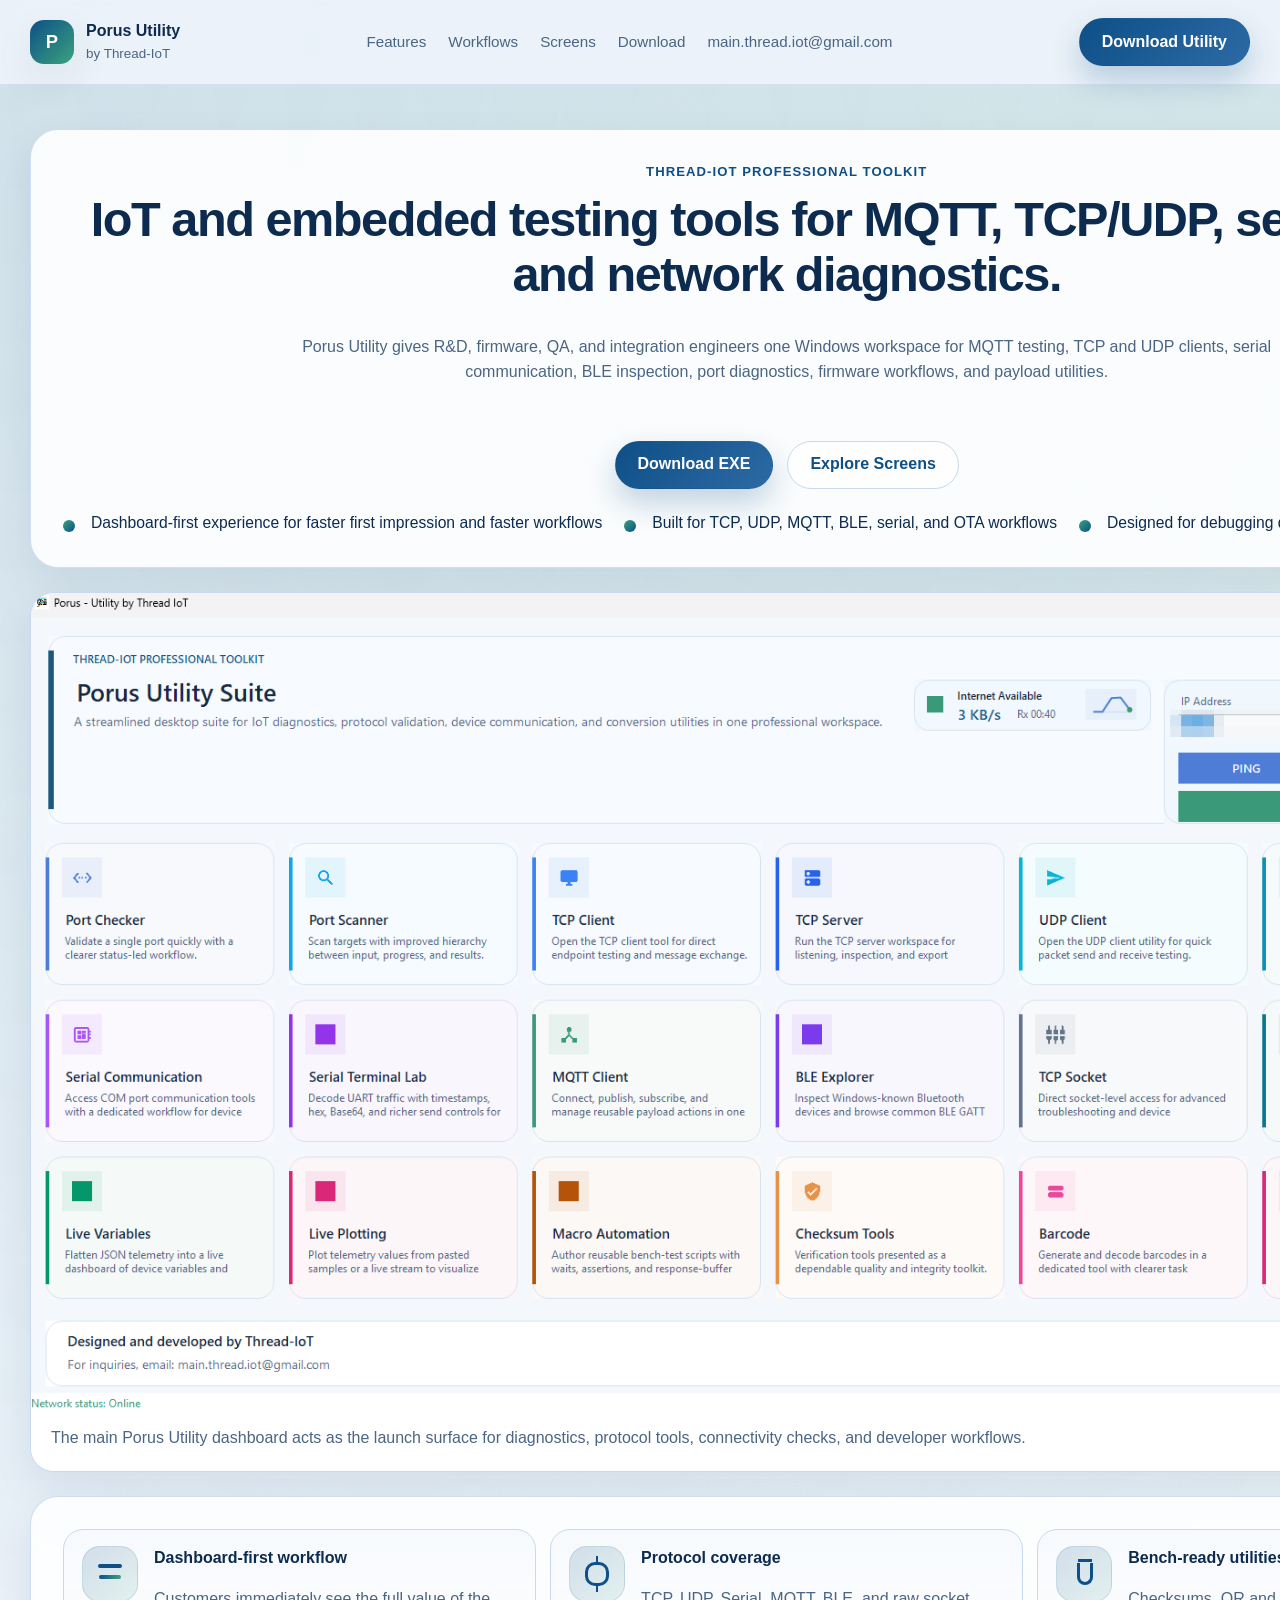
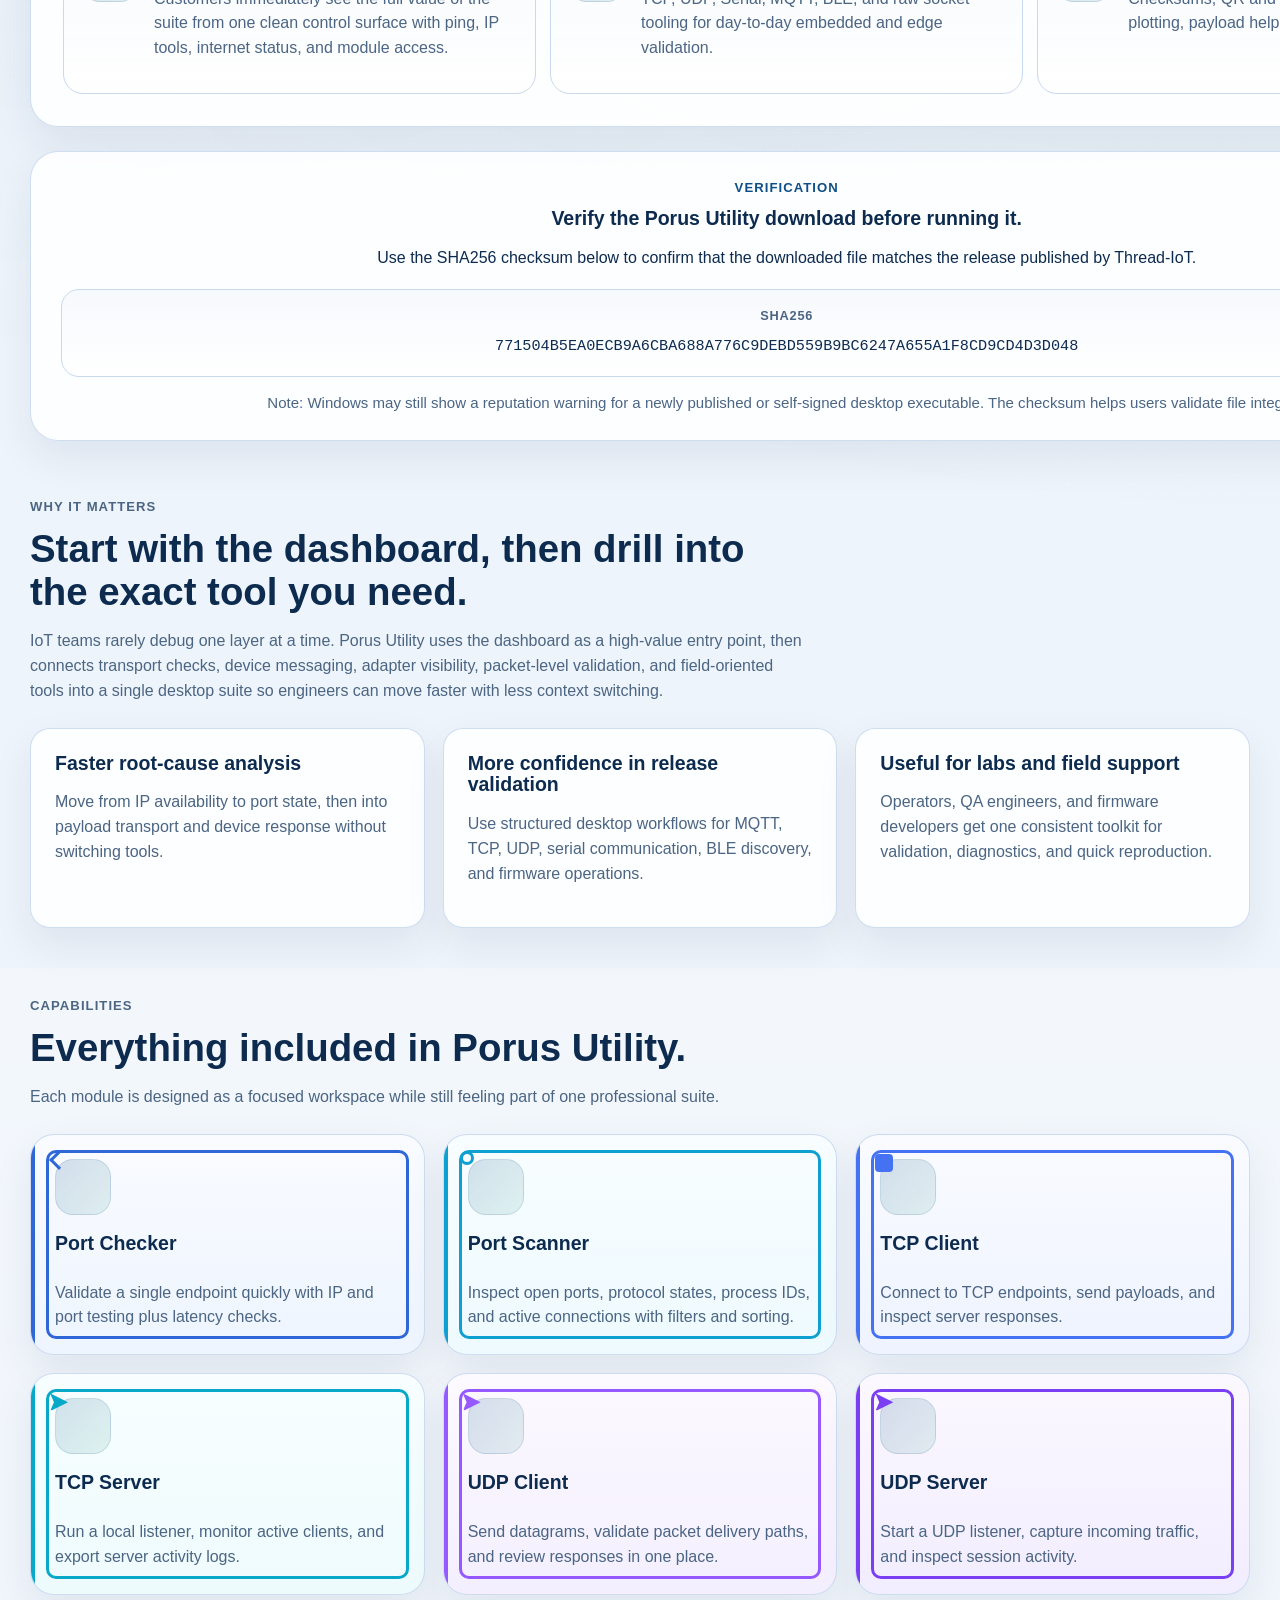
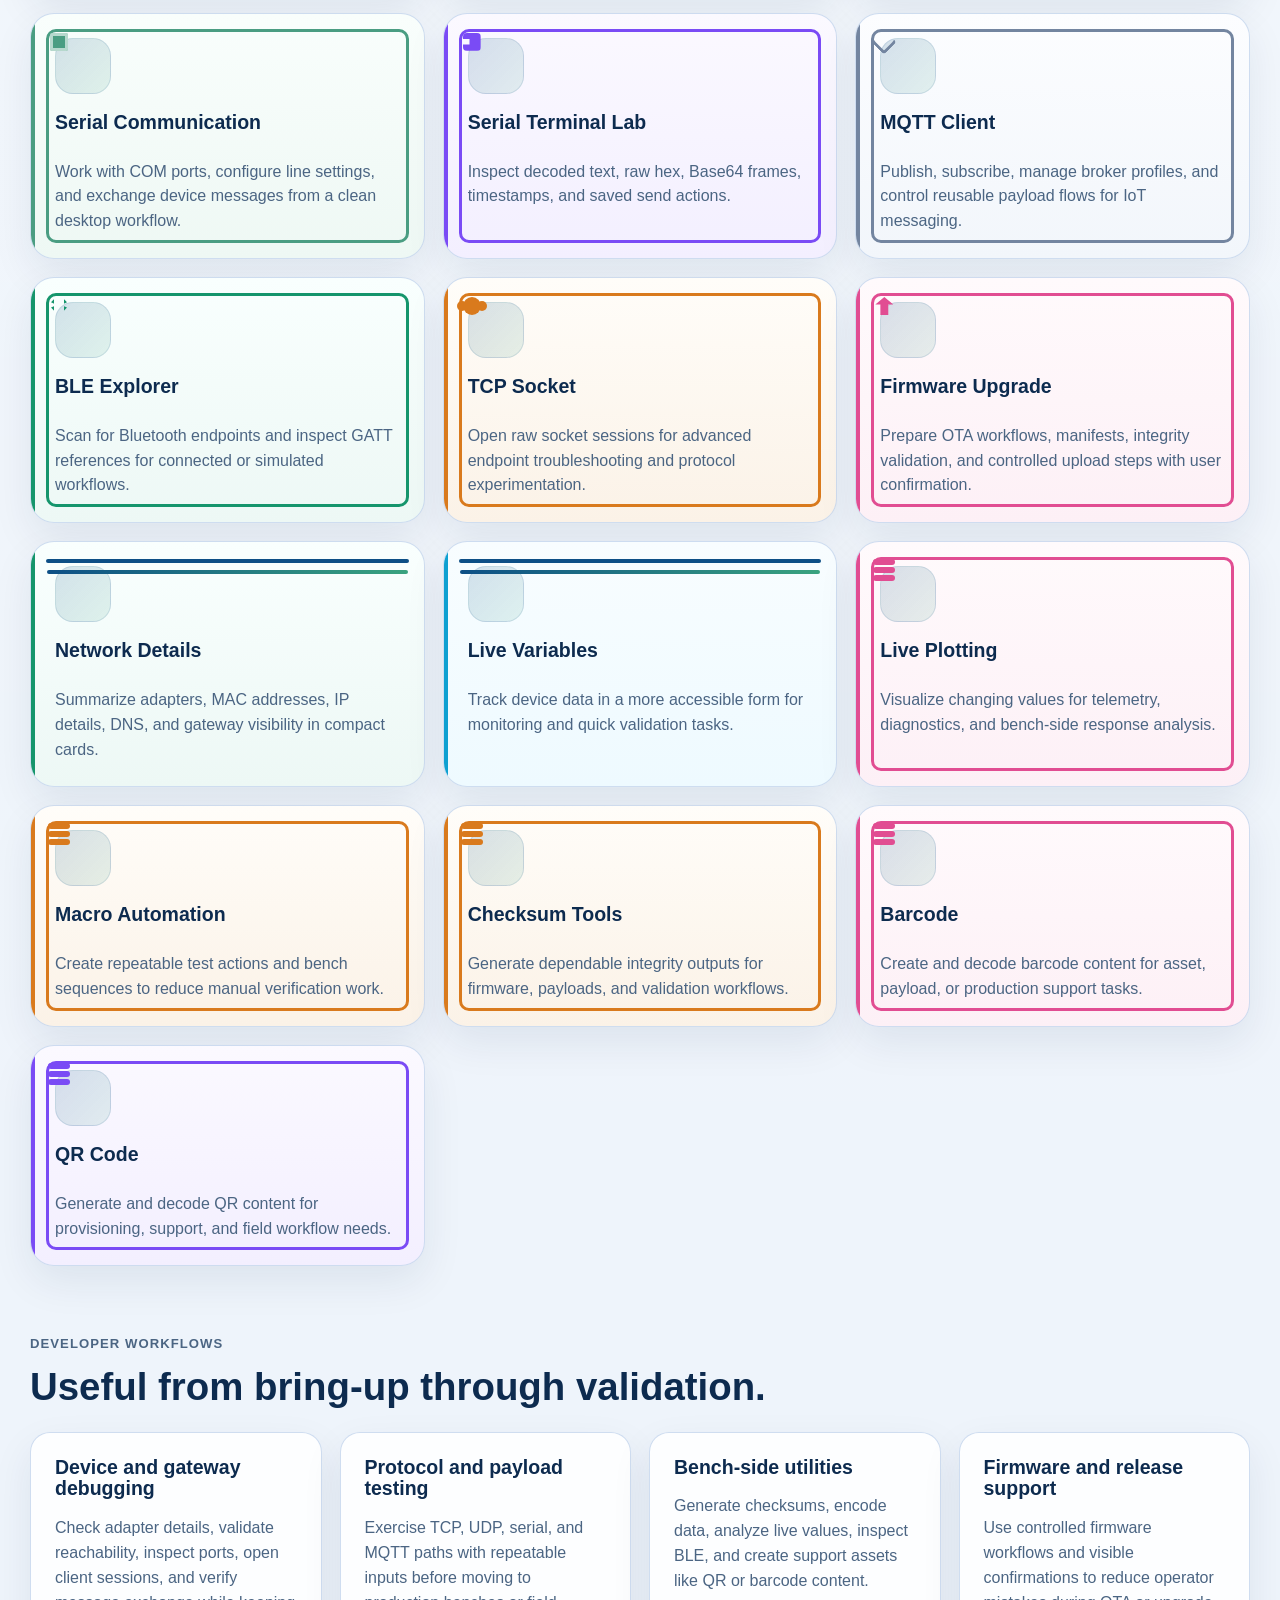
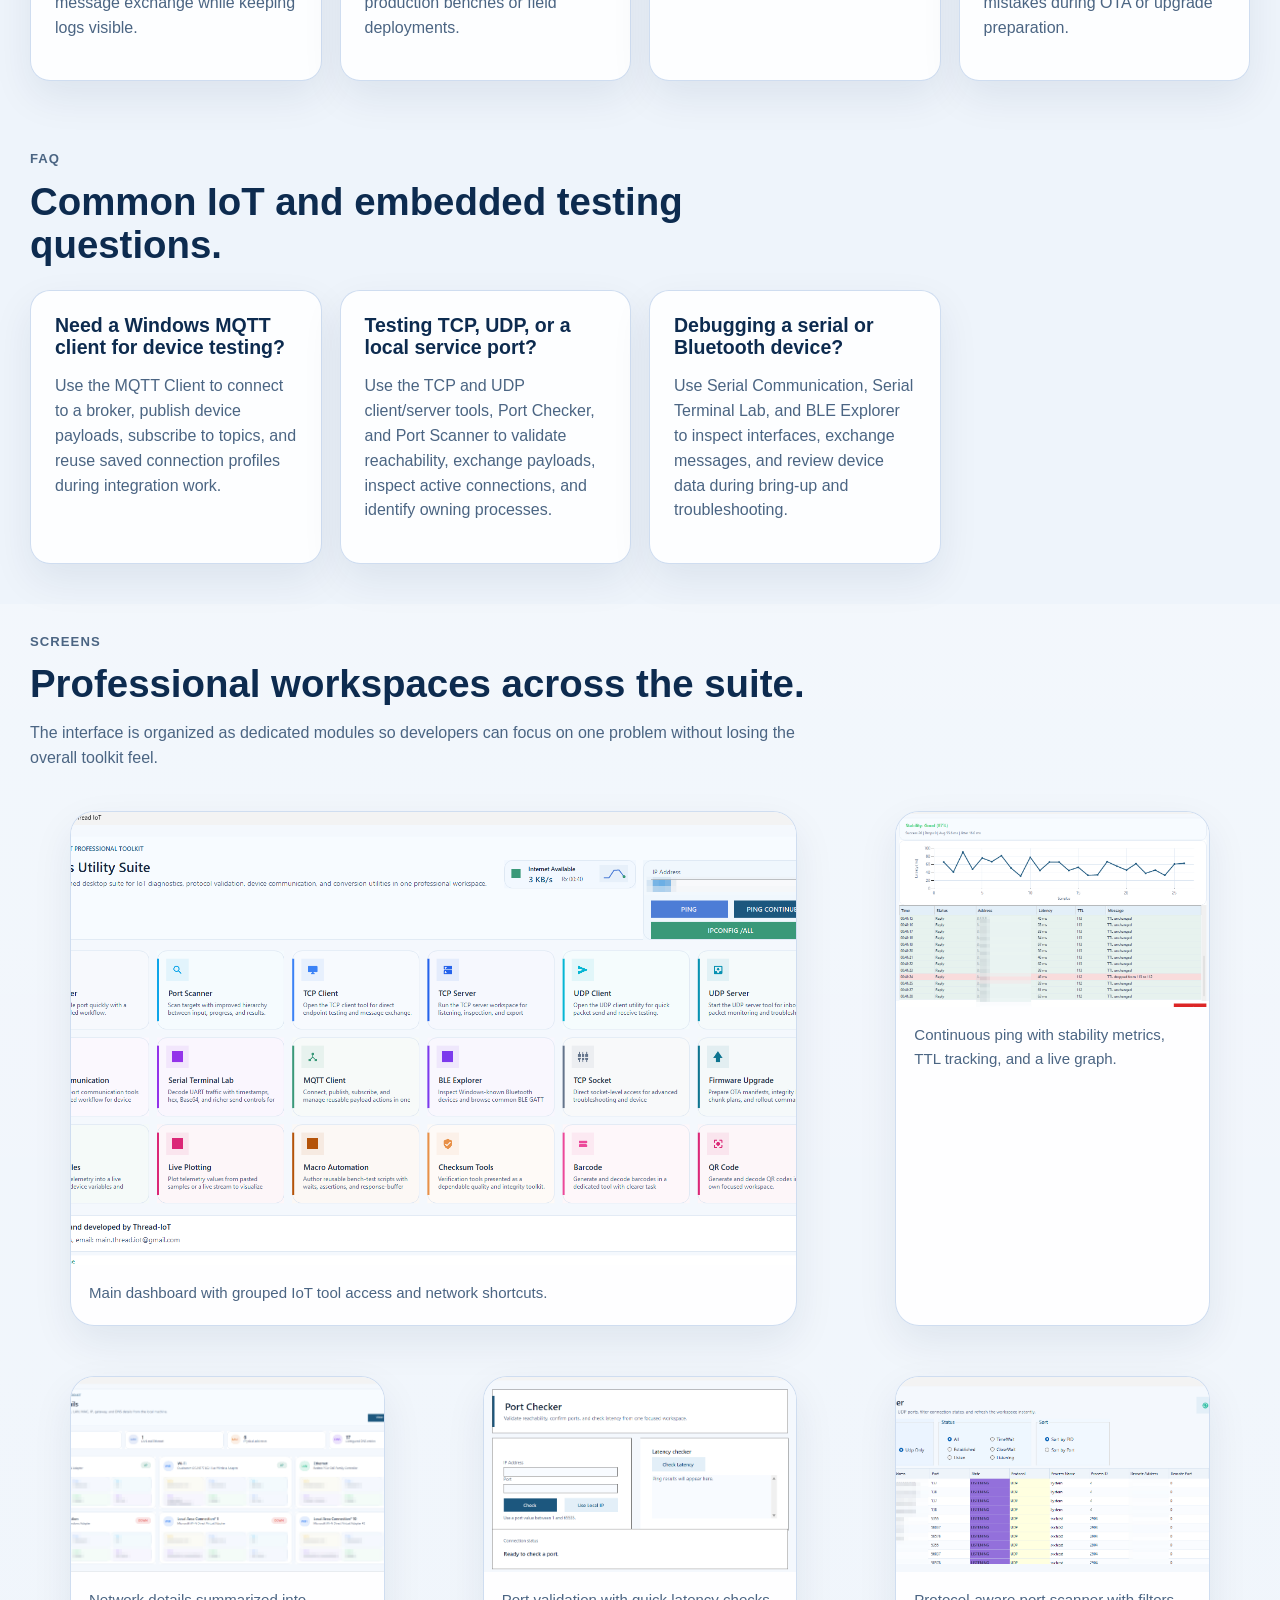
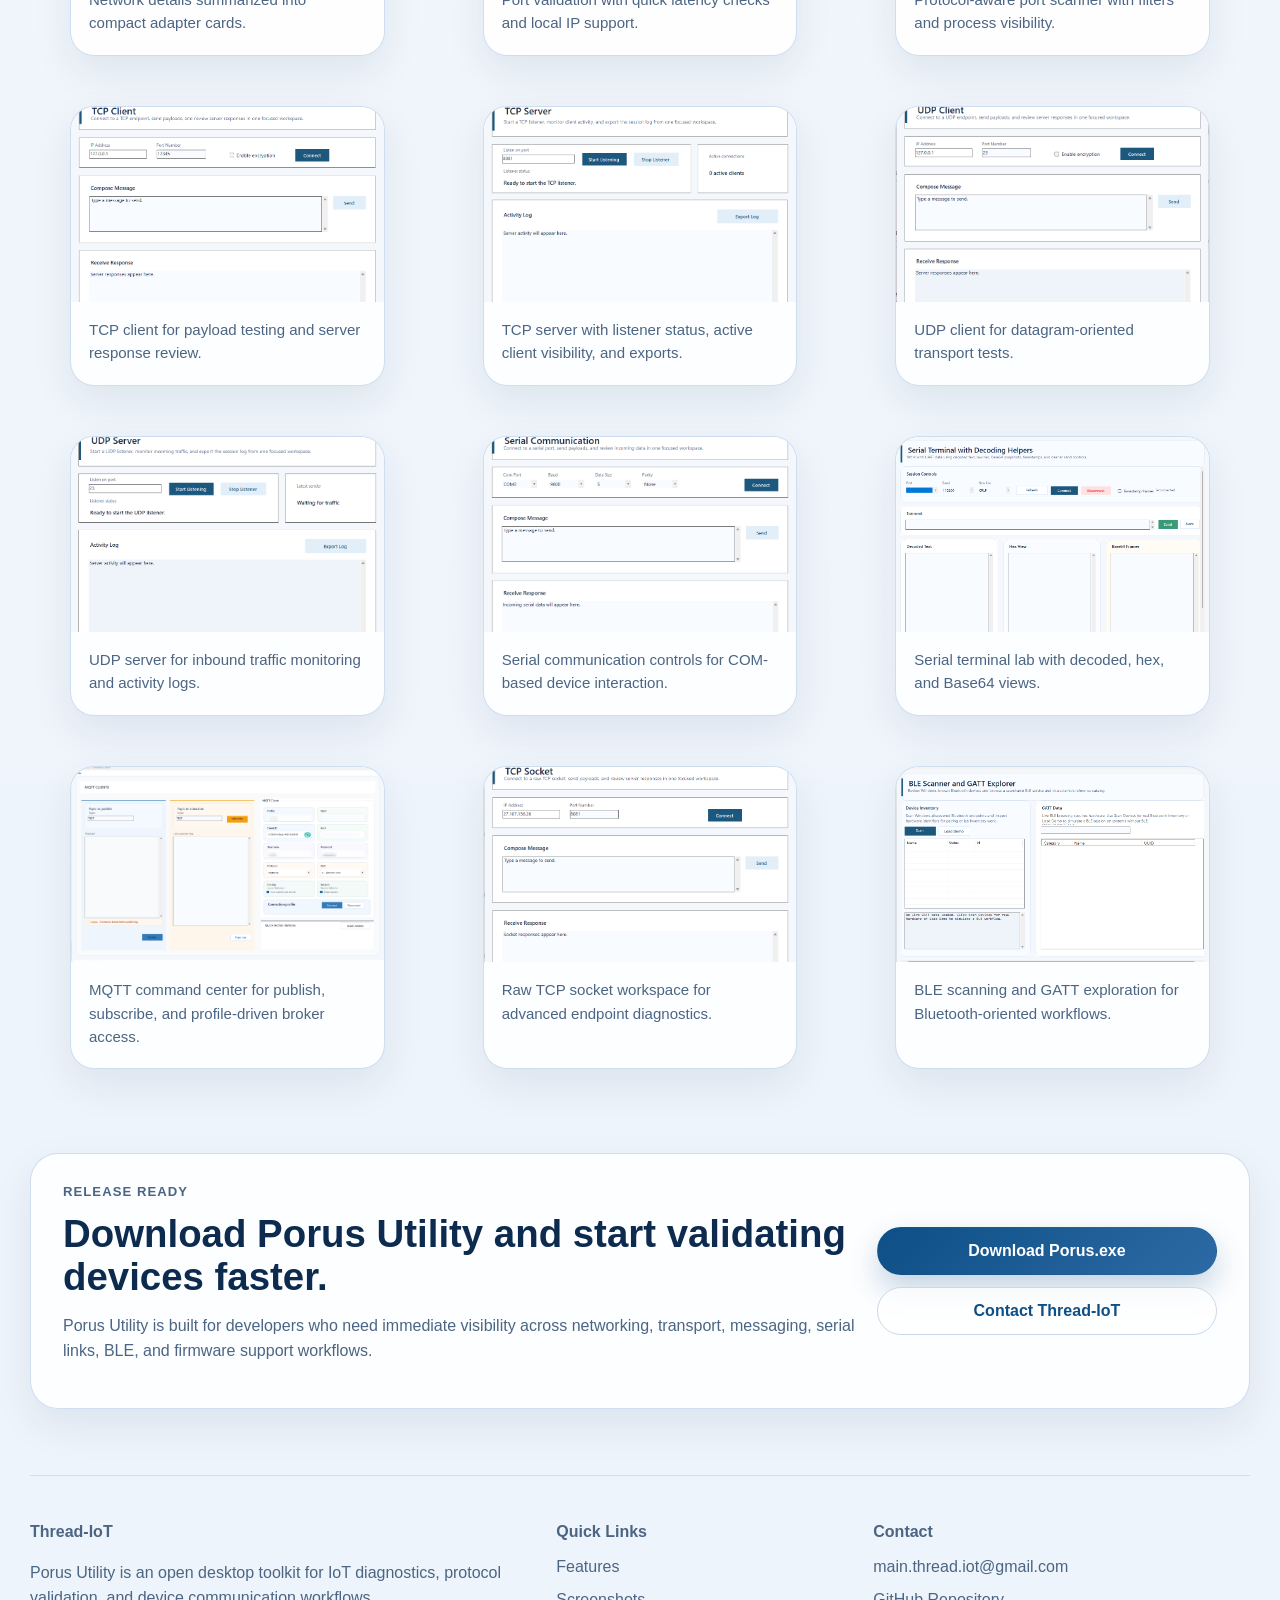
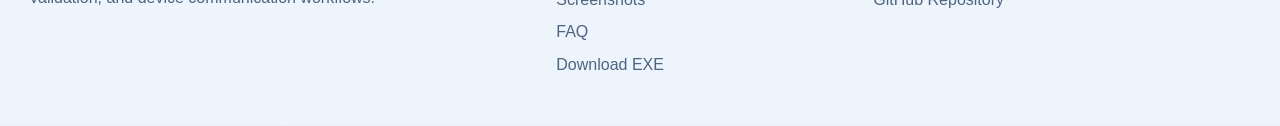
<file: index.html>
<!DOCTYPE html>
<html lang="en">
<head>
  <meta charset="utf-8">
  <meta name="viewport" content="width=device-width, initial-scale=1">
  <title>Porus Utility | MQTT, TCP/UDP, Serial & IoT Testing Toolkit</title>
  <meta name="description" content="Porus Utility is a free Windows toolkit for IoT and embedded developers: MQTT client, TCP/UDP testing, serial terminal, port scanner, BLE explorer, firmware validation, network diagnostics, checksums, QR and barcode tools.">
  <meta name="keywords" content="IoT testing toolkit, embedded developer tools, MQTT client Windows, TCP client, UDP client, serial terminal, COM port tester, port scanner, BLE explorer, firmware validation, network diagnostics">
  <meta name="author" content="Thread-IoT">
  <meta name="robots" content="index, follow, max-image-preview:large">
  <meta name="theme-color" content="#0b2d52">
  <meta property="og:type" content="website">
  <meta property="og:title" content="Porus Utility | IoT & Embedded Testing Toolkit">
  <meta property="og:description" content="A free Windows toolkit for MQTT, TCP/UDP, serial, BLE, port diagnostics, firmware validation, and IoT device testing.">
  <meta property="og:url" content="https://mainthreadiot.github.io/porus/">
  <link rel="canonical" href="https://mainthreadiot.github.io/porus/">
  <meta property="og:image" content="https://mainthreadiot.github.io/porus/assets/screenshots/dashboard.png">
  <meta property="og:image:alt" content="Porus Utility dashboard screenshot">
  <meta name="twitter:card" content="summary_large_image">
  <meta name="twitter:title" content="Porus Utility | IoT & Embedded Testing Toolkit">
  <meta name="twitter:description" content="Free Windows tools for MQTT, TCP/UDP, serial, BLE, port diagnostics, firmware validation, and IoT testing.">
  <meta name="twitter:image" content="https://mainthreadiot.github.io/porus/assets/screenshots/dashboard.png">
  <link rel="icon" href="./assets/favicon.svg" type="image/svg+xml">
  <link rel="manifest" href="./site.webmanifest">
  <link rel="stylesheet" href="./styles.css">
  <script async src="https://www.googletagmanager.com/gtag/js?id=G-HFD29YX2C5"></script>
  <script>
    window.dataLayer = window.dataLayer || [];
    function gtag(){dataLayer.push(arguments);}
    gtag('js', new Date());
    gtag('config', 'G-HFD29YX2C5');
  </script>
  <script type="application/ld+json">
  {
    "@context": "https://schema.org",
    "@graph": [
      {
        "@type": "Organization",
        "name": "Thread-IoT",
        "url": "https://mainthreadiot.github.io/porus/",
        "email": "main.thread.iot@gmail.com"
      },
      {
        "@type": "SoftwareApplication",
        "name": "Porus Utility",
        "applicationCategory": "DeveloperApplication",
        "operatingSystem": "Windows 10 or later",
        "description": "Free Windows toolkit for IoT and embedded developers with MQTT, TCP/UDP, serial, BLE, port diagnostics, firmware validation, and data utilities.",
        "creator": { "@type": "Organization", "name": "Thread-IoT" },
        "url": "https://mainthreadiot.github.io/porus/",
        "downloadUrl": "https://mainthreadiot.github.io/porus/downloads/Porus.exe",
        "softwareVersion": "1.0.0",
        "offers": { "@type": "Offer", "price": "0", "priceCurrency": "USD" },
        "featureList": "MQTT client, TCP client and server, UDP client and server, serial terminal, port checker, port scanner, BLE explorer, firmware validation, checksum tools, QR and barcode tools"
      },
      {
        "@type": "FAQPage",
        "mainEntity": [
          {
            "@type": "Question",
            "name": "What is Porus Utility used for?",
            "acceptedAnswer": { "@type": "Answer", "text": "Porus Utility helps IoT and embedded developers test MQTT, TCP, UDP, serial communication, BLE connectivity, ports, firmware workflows, and device payloads from one Windows desktop application." }
          },
          {
            "@type": "Question",
            "name": "Does Porus Utility include an MQTT client and serial terminal?",
            "acceptedAnswer": { "@type": "Answer", "text": "Yes. Porus Utility includes MQTT publish and subscribe workflows, plus serial communication and terminal tools for COM-port device testing." }
          },
          {
            "@type": "Question",
            "name": "Which operating systems are supported?",
            "acceptedAnswer": { "@type": "Answer", "text": "Porus Utility is a Windows desktop application designed for Windows 10 or later with .NET Framework 4.6.2 or later." }
          }
        ]
      }
    ]
  }
  </script>
</head>
<body>
  <header class="site-header">
    <div class="container nav">
      <a class="brand" href="#top" aria-label="Porus Utility home">
        <span class="brand-mark">P</span>
        <span>
          <strong>Porus Utility</strong>
          <small>by Thread-IoT</small>
        </span>
      </a>
      <nav class="nav-links" aria-label="Primary">
        <a href="#features">Features</a>
        <a href="#workflows">Workflows</a>
        <a href="#screens">Screens</a>
        <a href="#download">Download</a>
        <a href="mailto:main.thread.iot@gmail.com">main.thread.iot@gmail.com</a>
      </nav>
      <a class="button button-primary" id="download" href="./downloads/Porus.exe" download>Download Utility</a>
    </div>
  </header>

  <main id="top">
    <section class="hero">
      <div class="container hero-stack">
        <div class="hero-copy">
          <p class="eyebrow">Thread-IoT Professional Toolkit</p>
          <h1 class="hero-title-full">IoT and embedded testing tools for MQTT, TCP/UDP, serial, BLE, and network diagnostics.</h1>
          <div class="hero-copy-grid">
            <div class="hero-copy-main">
              <p class="hero-text">Porus Utility gives R&amp;D, firmware, QA, and integration engineers one Windows workspace for MQTT testing, TCP and UDP clients, serial communication, BLE inspection, port diagnostics, firmware workflows, and payload utilities.</p>
            </div>
            <div class="hero-copy-side">
            <div class="hero-actions">
                <a class="button button-primary" href="./downloads/Porus.exe" download>Download EXE</a>
                <a class="button button-secondary" href="#screens">Explore Screens</a>
              </div>
            </div>
          </div>
          <ul class="hero-points">
            <li>Dashboard-first experience for faster first impression and faster workflows</li>
            <li>Built for TCP, UDP, MQTT, BLE, serial, and OTA workflows</li>
            <li>Designed for debugging devices, gateways, and local labs</li>
          </ul>
        </div>
        <figure class="hero-shot hero-shot-full">
          <img src="./assets/screenshots/dashboard.png" alt="Porus Utility dashboard showing IoT diagnostics cards">
          <figcaption>The main Porus Utility dashboard acts as the launch surface for diagnostics, protocol tools, connectivity checks, and developer workflows.</figcaption>
        </figure>
        <div class="hero-panel hero-metrics">
          <div class="metric-card">
            <span class="metric-icon icon-network" aria-hidden="true"></span>
            <div>
              <strong>Dashboard-first workflow</strong>
              <p>Customers immediately see the full value of the suite from one clean control surface with ping, IP tools, internet status, and module access.</p>
            </div>
          </div>
          <div class="metric-card">
            <span class="metric-icon icon-chip" aria-hidden="true"></span>
            <div>
              <strong>Protocol coverage</strong>
              <p>TCP, UDP, Serial, MQTT, BLE, and raw socket tooling for day-to-day embedded and edge validation.</p>
            </div>
          </div>
          <div class="metric-card">
            <span class="metric-icon icon-lab" aria-hidden="true"></span>
            <div>
              <strong>Bench-ready utilities</strong>
              <p>Checksums, QR and barcode generation, live plotting, payload helpers, and macro automation.</p>
            </div>
          </div>
        </div>
        <div class="trust-panel">
          <p class="eyebrow">Verification</p>
          <h3>Verify the Porus Utility download before running it.</h3>
          <p>Use the SHA256 checksum below to confirm that the downloaded file matches the release published by Thread-IoT.</p>
          <div class="hash-box">
            <span class="hash-label">SHA256</span>
            <code>771504B5EA0ECB9A6CBA688A776C9DEBD559B9BC6247A655A1F8CD9CD4D3D048</code>
          </div>
          <p class="trust-note">Note: Windows may still show a reputation warning for a newly published or self-signed desktop executable. The checksum helps users validate file integrity.</p>
        </div>
      </div>
    </section>

    <section class="section">
      <div class="container">
        <div class="section-heading">
          <p class="eyebrow">Why It Matters</p>
          <h2>Start with the dashboard, then drill into the exact tool you need.</h2>
          <p>IoT teams rarely debug one layer at a time. Porus Utility uses the dashboard as a high-value entry point, then connects transport checks, device messaging, adapter visibility, packet-level validation, and field-oriented tools into a single desktop suite so engineers can move faster with less context switching.</p>
        </div>
        <div class="value-grid">
          <article class="value-card">
            <h3>Faster root-cause analysis</h3>
            <p>Move from IP availability to port state, then into payload transport and device response without switching tools.</p>
          </article>
          <article class="value-card">
            <h3>More confidence in release validation</h3>
            <p>Use structured desktop workflows for MQTT, TCP, UDP, serial communication, BLE discovery, and firmware operations.</p>
          </article>
          <article class="value-card">
            <h3>Useful for labs and field support</h3>
            <p>Operators, QA engineers, and firmware developers get one consistent toolkit for validation, diagnostics, and quick reproduction.</p>
          </article>
        </div>
      </div>
    </section>

    <section class="section section-tinted" id="features">
      <div class="container">
        <div class="section-heading">
          <p class="eyebrow">Capabilities</p>
          <h2>Everything included in Porus Utility.</h2>
          <p>Each module is designed as a focused workspace while still feeling part of one professional suite.</p>
        </div>
        <div class="feature-grid">
          <article class="feature-card accent-blue">
            <span class="feature-icon icon-port"></span>
            <h3>Port Checker</h3>
            <p>Validate a single endpoint quickly with IP and port testing plus latency checks.</p>
          </article>
          <article class="feature-card accent-cyan">
            <span class="feature-icon icon-search"></span>
            <h3>Port Scanner</h3>
            <p>Inspect open ports, protocol states, process IDs, and active connections with filters and sorting.</p>
          </article>
          <article class="feature-card accent-indigo">
            <span class="feature-icon icon-tcp"></span>
            <h3>TCP Client</h3>
            <p>Connect to TCP endpoints, send payloads, and inspect server responses.</p>
          </article>
          <article class="feature-card accent-teal">
            <span class="feature-icon icon-udp"></span>
            <h3>TCP Server</h3>
            <p>Run a local listener, monitor active clients, and export server activity logs.</p>
          </article>
          <article class="feature-card accent-violet">
            <span class="feature-icon icon-udp"></span>
            <h3>UDP Client</h3>
            <p>Send datagrams, validate packet delivery paths, and review responses in one place.</p>
          </article>
          <article class="feature-card accent-purple">
            <span class="feature-icon icon-udp"></span>
            <h3>UDP Server</h3>
            <p>Start a UDP listener, capture incoming traffic, and inspect session activity.</p>
          </article>
          <article class="feature-card accent-green">
            <span class="feature-icon icon-serial"></span>
            <h3>Serial Communication</h3>
            <p>Work with COM ports, configure line settings, and exchange device messages from a clean desktop workflow.</p>
          </article>
          <article class="feature-card accent-lilac">
            <span class="feature-icon icon-terminal"></span>
            <h3>Serial Terminal Lab</h3>
            <p>Inspect decoded text, raw hex, Base64 frames, timestamps, and saved send actions.</p>
          </article>
          <article class="feature-card accent-slate">
            <span class="feature-icon icon-mqtt"></span>
            <h3>MQTT Client</h3>
            <p>Publish, subscribe, manage broker profiles, and control reusable payload flows for IoT messaging.</p>
          </article>
          <article class="feature-card accent-ocean">
            <span class="feature-icon icon-ble"></span>
            <h3>BLE Explorer</h3>
            <p>Scan for Bluetooth endpoints and inspect GATT references for connected or simulated workflows.</p>
          </article>
          <article class="feature-card accent-amber">
            <span class="feature-icon icon-socket"></span>
            <h3>TCP Socket</h3>
            <p>Open raw socket sessions for advanced endpoint troubleshooting and protocol experimentation.</p>
          </article>
          <article class="feature-card accent-rose">
            <span class="feature-icon icon-firmware"></span>
            <h3>Firmware Upgrade</h3>
            <p>Prepare OTA workflows, manifests, integrity validation, and controlled upload steps with user confirmation.</p>
          </article>
          <article class="feature-card accent-ocean">
            <span class="feature-icon icon-network"></span>
            <h3>Network Details</h3>
            <p>Summarize adapters, MAC addresses, IP details, DNS, and gateway visibility in compact cards.</p>
          </article>
          <article class="feature-card accent-cyan">
            <span class="feature-icon icon-network"></span>
            <h3>Live Variables</h3>
            <p>Track device data in a more accessible form for monitoring and quick validation tasks.</p>
          </article>
          <article class="feature-card accent-rose">
            <span class="feature-icon icon-tools"></span>
            <h3>Live Plotting</h3>
            <p>Visualize changing values for telemetry, diagnostics, and bench-side response analysis.</p>
          </article>
          <article class="feature-card accent-amber">
            <span class="feature-icon icon-tools"></span>
            <h3>Macro Automation</h3>
            <p>Create repeatable test actions and bench sequences to reduce manual verification work.</p>
          </article>
          <article class="feature-card accent-amber">
            <span class="feature-icon icon-tools"></span>
            <h3>Checksum Tools</h3>
            <p>Generate dependable integrity outputs for firmware, payloads, and validation workflows.</p>
          </article>
          <article class="feature-card accent-rose">
            <span class="feature-icon icon-tools"></span>
            <h3>Barcode</h3>
            <p>Create and decode barcode content for asset, payload, or production support tasks.</p>
          </article>
          <article class="feature-card accent-lilac">
            <span class="feature-icon icon-tools"></span>
            <h3>QR Code</h3>
            <p>Generate and decode QR content for provisioning, support, and field workflow needs.</p>
          </article>
        </div>
      </div>
    </section>

    <section class="section" id="workflows">
      <div class="container">
        <div class="section-heading">
          <p class="eyebrow">Developer Workflows</p>
          <h2>Useful from bring-up through validation.</h2>
        </div>
        <div class="workflow-grid">
          <article class="workflow-card">
            <h3>Device and gateway debugging</h3>
            <p>Check adapter details, validate reachability, inspect ports, open client sessions, and verify message exchange while keeping logs visible.</p>
          </article>
          <article class="workflow-card">
            <h3>Protocol and payload testing</h3>
            <p>Exercise TCP, UDP, serial, and MQTT paths with repeatable inputs before moving to production benches or field deployments.</p>
          </article>
          <article class="workflow-card">
            <h3>Bench-side utilities</h3>
            <p>Generate checksums, encode data, analyze live values, inspect BLE, and create support assets like QR or barcode content.</p>
          </article>
          <article class="workflow-card">
            <h3>Firmware and release support</h3>
            <p>Use controlled firmware workflows and visible confirmations to reduce operator mistakes during OTA or upgrade preparation.</p>
          </article>
        </div>
      </div>
    </section>

    <section class="section" id="faq">
      <div class="container">
        <div class="section-heading">
          <p class="eyebrow">FAQ</p>
          <h2>Common IoT and embedded testing questions.</h2>
        </div>
        <div class="workflow-grid">
          <article class="workflow-card">
            <h3>Need a Windows MQTT client for device testing?</h3>
            <p>Use the MQTT Client to connect to a broker, publish device payloads, subscribe to topics, and reuse saved connection profiles during integration work.</p>
          </article>
          <article class="workflow-card">
            <h3>Testing TCP, UDP, or a local service port?</h3>
            <p>Use the TCP and UDP client/server tools, Port Checker, and Port Scanner to validate reachability, exchange payloads, inspect active connections, and identify owning processes.</p>
          </article>
          <article class="workflow-card">
            <h3>Debugging a serial or Bluetooth device?</h3>
            <p>Use Serial Communication, Serial Terminal Lab, and BLE Explorer to inspect interfaces, exchange messages, and review device data during bring-up and troubleshooting.</p>
          </article>
        </div>
      </div>
    </section>

    <section class="section section-tinted" id="screens">
      <div class="container">
        <div class="section-heading">
          <p class="eyebrow">Screens</p>
          <h2>Professional workspaces across the suite.</h2>
          <p>The interface is organized as dedicated modules so developers can focus on one problem without losing the overall toolkit feel.</p>
        </div>
        <div class="gallery-grid">
          <figure class="gallery-card gallery-card-wide">
            <img src="./assets/screenshots/dashboard.png" alt="Porus Utility main dashboard">
            <figcaption>Main dashboard with grouped IoT tool access and network shortcuts.</figcaption>
          </figure>
          <figure class="gallery-card">
            <img src="./assets/screenshots/continuous-ping.png" alt="Continuous ping window with stability graph">
            <figcaption>Continuous ping with stability metrics, TTL tracking, and a live graph.</figcaption>
          </figure>
          <figure class="gallery-card">
            <img src="./assets/screenshots/network-details.png" alt="Network details cards with adapter info">
            <figcaption>Network details summarized into compact adapter cards.</figcaption>
          </figure>
          <figure class="gallery-card">
            <img src="./assets/screenshots/port-checker.png" alt="Port checker view">
            <figcaption>Port validation with quick latency checks and local IP support.</figcaption>
          </figure>
          <figure class="gallery-card">
            <img src="./assets/screenshots/port-scanner.png" alt="Port scanner list and filters">
            <figcaption>Protocol-aware port scanner with filters and process visibility.</figcaption>
          </figure>
          <figure class="gallery-card">
            <img src="./assets/screenshots/tcp-client.png" alt="TCP client workspace">
            <figcaption>TCP client for payload testing and server response review.</figcaption>
          </figure>
          <figure class="gallery-card">
            <img src="./assets/screenshots/tcp-server.png" alt="TCP server workspace">
            <figcaption>TCP server with listener status, active client visibility, and exports.</figcaption>
          </figure>
          <figure class="gallery-card">
            <img src="./assets/screenshots/udp-client.png" alt="UDP client workspace">
            <figcaption>UDP client for datagram-oriented transport tests.</figcaption>
          </figure>
          <figure class="gallery-card">
            <img src="./assets/screenshots/udp-server.png" alt="UDP server workspace">
            <figcaption>UDP server for inbound traffic monitoring and activity logs.</figcaption>
          </figure>
          <figure class="gallery-card">
            <img src="./assets/screenshots/serial-communication.png" alt="Serial communication workspace">
            <figcaption>Serial communication controls for COM-based device interaction.</figcaption>
          </figure>
          <figure class="gallery-card">
            <img src="./assets/screenshots/serial-terminal-lab.png" alt="Serial terminal lab">
            <figcaption>Serial terminal lab with decoded, hex, and Base64 views.</figcaption>
          </figure>
          <figure class="gallery-card">
            <img src="./assets/screenshots/mqtt-client.png" alt="MQTT client workspace">
            <figcaption>MQTT command center for publish, subscribe, and profile-driven broker access.</figcaption>
          </figure>
          <figure class="gallery-card">
            <img src="./assets/screenshots/tcp-socket.png" alt="TCP socket workspace">
            <figcaption>Raw TCP socket workspace for advanced endpoint diagnostics.</figcaption>
          </figure>
          <figure class="gallery-card">
            <img src="./assets/screenshots/ble-explorer.png" alt="BLE scanner and GATT explorer">
            <figcaption>BLE scanning and GATT exploration for Bluetooth-oriented workflows.</figcaption>
          </figure>
        </div>
      </div>
    </section>

    <section class="section">
      <div class="container cta-panel">
        <div>
          <p class="eyebrow">Release Ready</p>
          <h2>Download Porus Utility and start validating devices faster.</h2>
          <p>Porus Utility is built for developers who need immediate visibility across networking, transport, messaging, serial links, BLE, and firmware support workflows.</p>
        </div>
        <div class="cta-actions">
          <a class="button button-primary" href="./downloads/Porus.exe" download>Download Porus.exe</a>
          <a class="button button-secondary" href="mailto:main.thread.iot@gmail.com">Contact Thread-IoT</a>
        </div>
      </div>
    </section>
  </main>

  <footer class="site-footer">
    <div class="container footer-grid">
      <div>
        <p class="footer-brand">Thread-IoT</p>
        <p>Porus Utility is an open desktop toolkit for IoT diagnostics, protocol validation, and device communication workflows.</p>
      </div>
      <div>
        <p class="footer-title">Quick Links</p>
        <a href="#features">Features</a>
        <a href="#screens">Screenshots</a>
        <a href="#faq">FAQ</a>
        <a href="./downloads/Porus.exe" download>Download EXE</a>
      </div>
      <div>
        <p class="footer-title">Contact</p>
        <a href="mailto:main.thread.iot@gmail.com">main.thread.iot@gmail.com</a>
        <a href="https://github.com/mainthreadiot/porus">GitHub Repository</a>
      </div>
    </div>
  </footer>
</body>
</html>
</file>
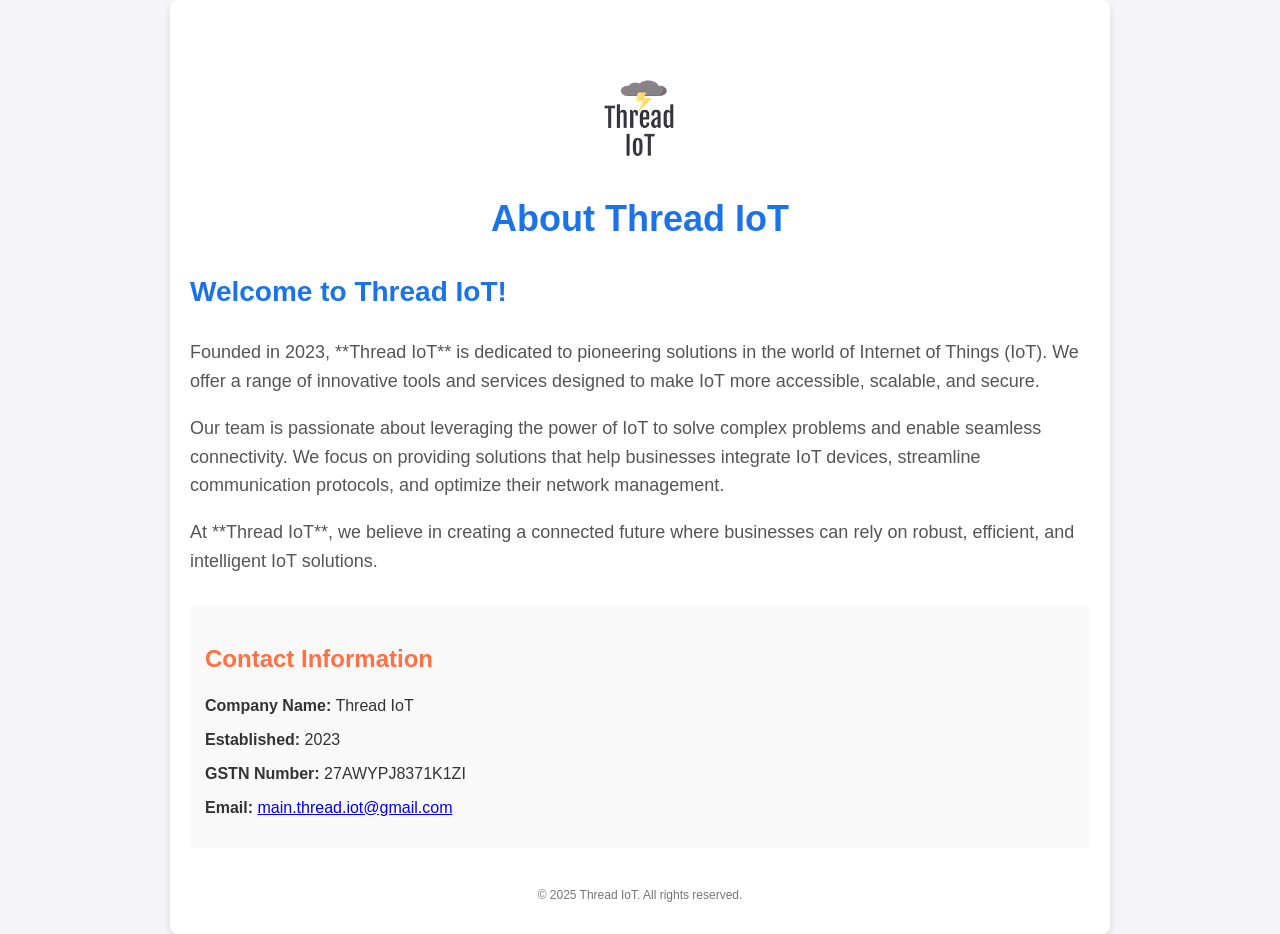
<file: AboutUs.html>
<!DOCTYPE html>
<html lang="en">
<head>
  <meta charset="UTF-8">
  <meta name="viewport" content="width=device-width, initial-scale=1.0">
  <title>About Us - Thread IoT</title>
  <style>
    body {
      font-family: Arial, sans-serif;
      margin: 0;
      padding: 0;
      background-color: #f4f4f9;
      color: #333;
    }
    .container {
      width: 100%;
      max-width: 900px;
      margin: 0 auto;
      padding: 20px;
      background-color: #ffffff;
      border-radius: 8px;
      box-shadow: 0 4px 8px rgba(0, 0, 0, 0.1);
    }
    header {
      text-align: center;
      margin-bottom: 30px;
    }
    header h1 {
      font-size: 36px;
      color: #1A73E8;
    }
    .logo {
      text-align: center;
      margin-bottom: 20px;
    }
    .logo img {
      max-width: 150px;
      height: auto;
    }
    .about-text {
      font-size: 18px;
      line-height: 1.6;
      margin-bottom: 20px;
    }
    .about-text h2 {
      font-size: 28px;
      color: #1A73E8;
    }
    .about-text p {
      color: #555;
    }
    .contact-info {
      background-color: #f9f9f9;
      padding: 15px;
      border-radius: 5px;
      margin-top: 30px;
    }
    .contact-info h3 {
      color: #FF7043;
      font-size: 24px;
    }
    .footer {
      text-align: center;
      font-size: 12px;
      color: #777;
      margin-top: 40px;
    }
  </style>
</head>
<body>

  <div class="container">
    <!-- Logo Section -->
    <header>
      <div class="logo">
        <img src="icon/ThreadIoT.ico" alt="Thread IoT Logo">
      </div>
      <h1>About Thread IoT</h1>
    </header>

    <!-- About Us Section -->
    <div class="about-text">
      <h2>Welcome to Thread IoT!</h2>
      <p>Founded in 2023, **Thread IoT** is dedicated to pioneering solutions in the world of Internet of Things (IoT). We offer a range of innovative tools and services designed to make IoT more accessible, scalable, and secure.</p>
      <p>Our team is passionate about leveraging the power of IoT to solve complex problems and enable seamless connectivity. We focus on providing solutions that help businesses integrate IoT devices, streamline communication protocols, and optimize their network management.</p>
      <p>At **Thread IoT**, we believe in creating a connected future where businesses can rely on robust, efficient, and intelligent IoT solutions.</p>
    </div>

    <!-- Contact Information Section -->
    <div class="contact-info">
      <h3>Contact Information</h3>
      <p><strong>Company Name:</strong> Thread IoT</p>
      <p><strong>Established:</strong> 2023</p>
      <p><strong>GSTN Number:</strong> 27AWYPJ8371K1ZI</p>
      <p><strong>Email:</strong> <a href="mailto:main.thread.iot@gmail.com">main.thread.iot@gmail.com</a></p>
    </div>

    <!-- Footer Section -->
    <div class="footer">
      <p>&copy; 2025 Thread IoT. All rights reserved.</p>
    </div>
  </div>

</body>
</html>
</file>
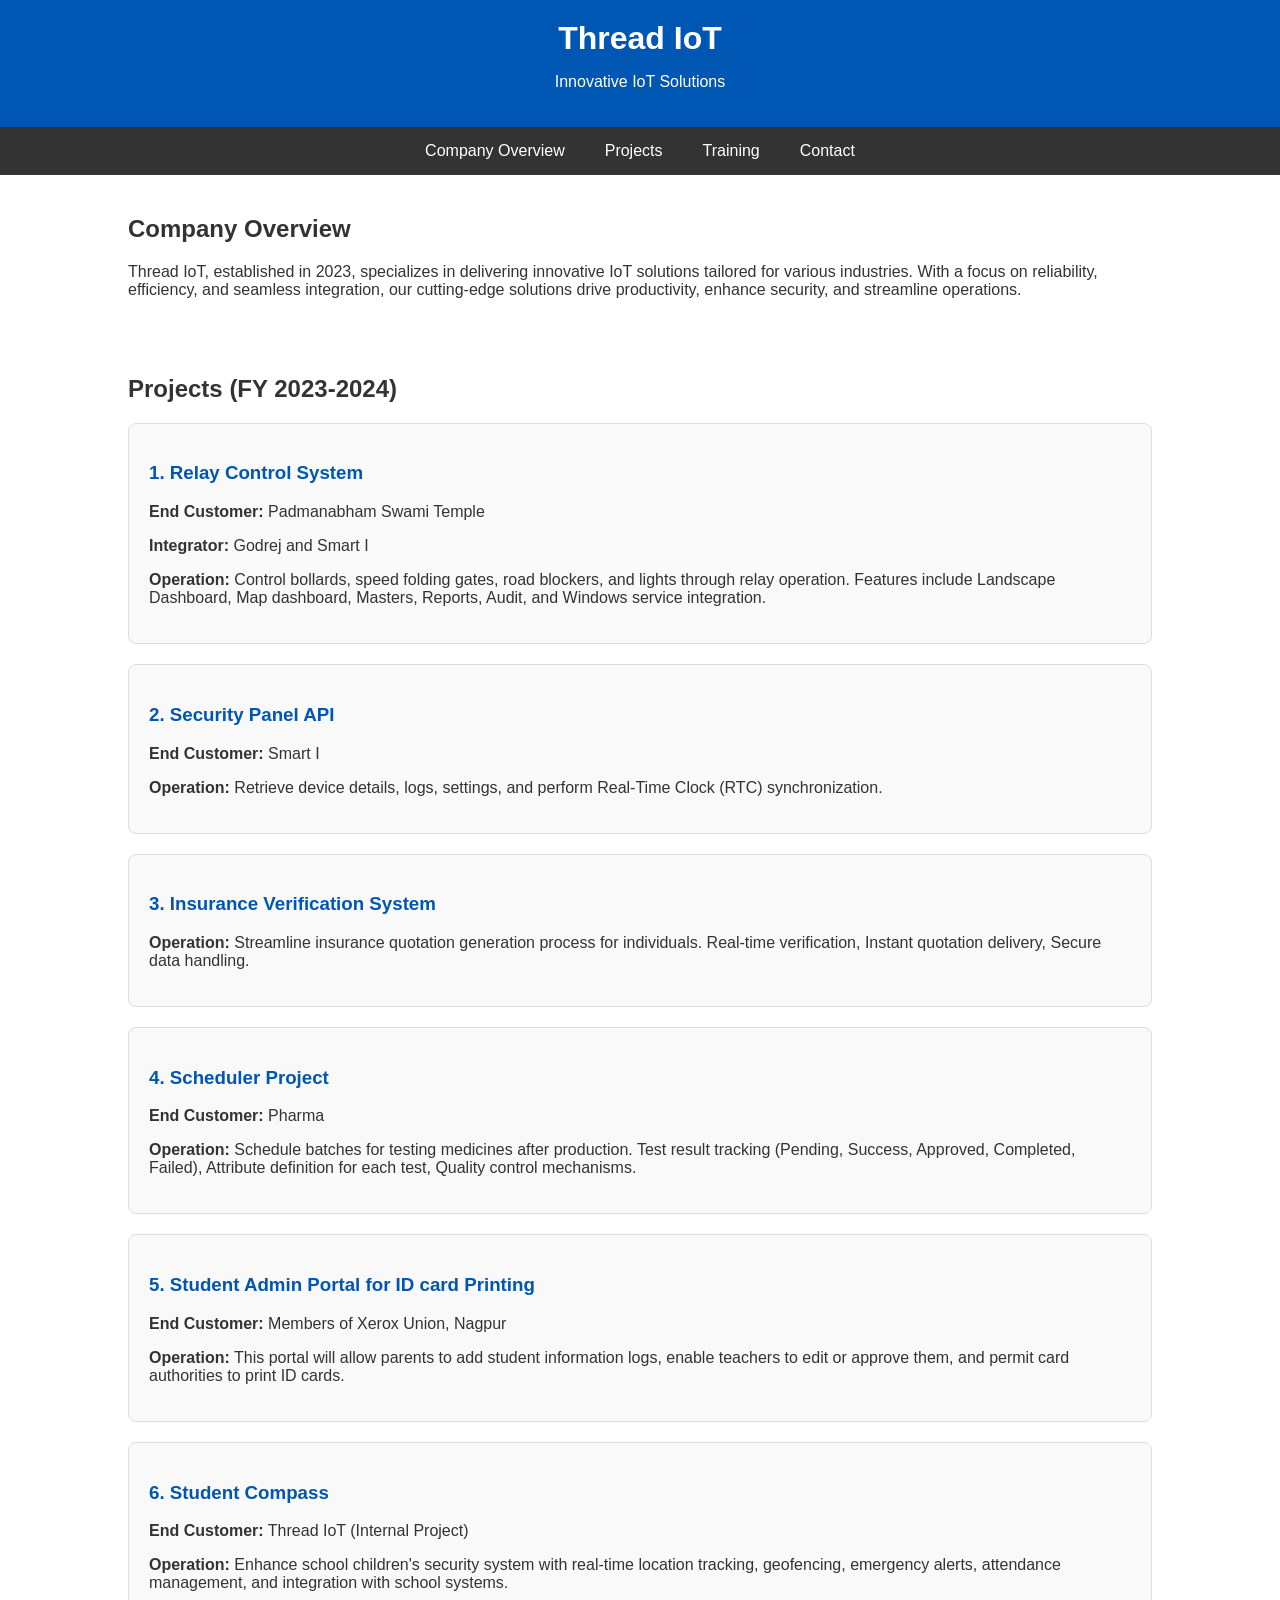
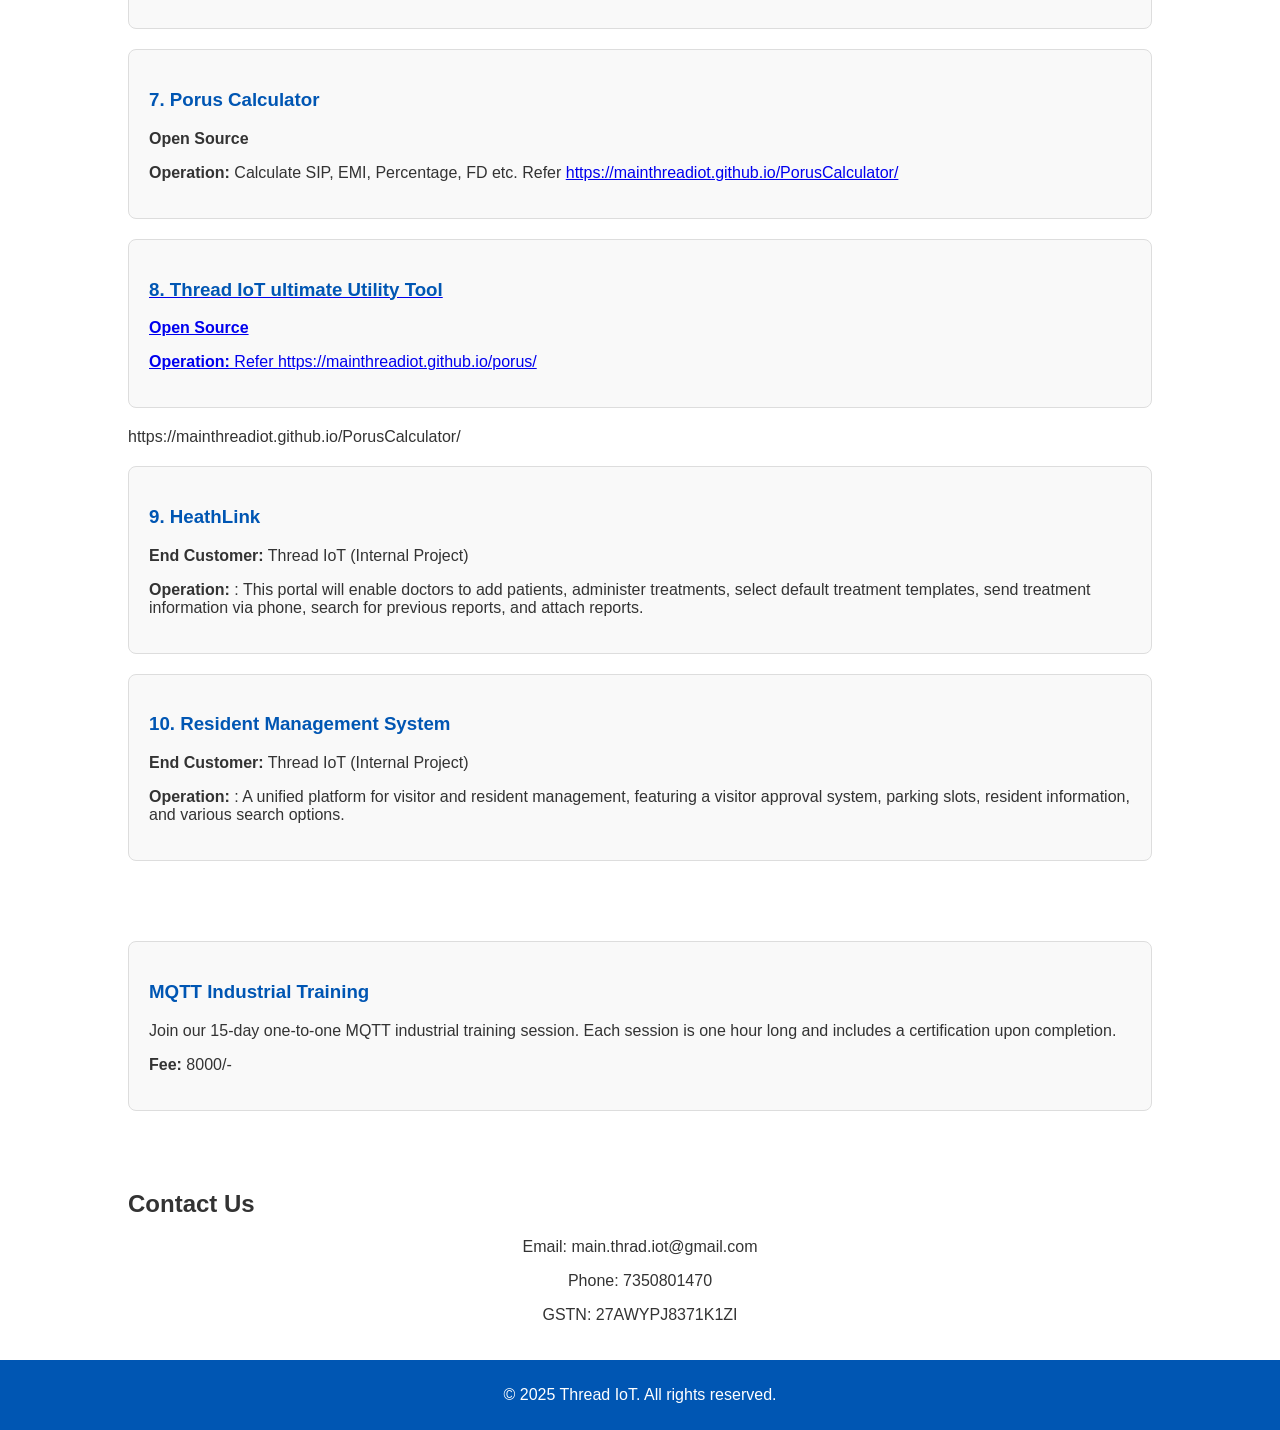
<file: ThreadIoT.html>
<!DOCTYPE html>
<html lang="en">
<head>
    <meta charset="UTF-8">
    <meta name="viewport" content="width=device-width, initial-scale=1.0">
    <title>Thread IoT - Innovative IoT Solutions</title>
    <style>
        body {
            font-family: Arial, sans-serif;
            margin: 0;
            padding: 0;
            color: #333;
        }
        header {
            background-color: #0056b3;
            color: white;
            padding: 20px 10%;
            text-align: center;
        }
        header h1 {
            margin: 0;
        }
        nav {
            background-color: #333;
            color: white;
            overflow: hidden;
        }
        nav ul {
            list-style: none;
            margin: 0;
            padding: 0;
            display: flex;
            justify-content: center;
        }
        nav ul li {
            padding: 15px 20px;
        }
        nav ul li a {
            color: white;
            text-decoration: none;
        }
        nav ul li a:hover {
            text-decoration: underline;
        }
        section {
            padding: 20px 10%;
        }
        .project {
            margin-bottom: 20px;
        }
        footer {
            background-color: #0056b3;
            color: white;
            text-align: center;
            padding: 10px 10%;
        }
        .contact-info {
            text-align: center;
        }
        .training {
            background-color: #f9f9f9;
            border: 1px solid #ddd;
            padding: 20px;
            margin: 20px 0;
            border-radius: 8px;
        }
        .training h3 {
            color: #0056b3;
        }
        @media (max-width: 768px) {
            nav ul {
                flex-direction: column;
                align-items: center;
            }
        }
    </style>
</head>
<body>
    <header>
        <h1>Thread IoT</h1>
        <p>Innovative IoT Solutions</p>
    </header>

    <nav>
        <ul>
            <li><a href="#overview">Company Overview</a></li>
            <li><a href="#projects">Projects</a></li>
            <li><a href="#training">Training</a></li>
            <li><a href="#contact">Contact</a></li>
        </ul>
    </nav>

    <section id="overview">
        <h2>Company Overview</h2>
        <p>Thread IoT, established in 2023, specializes in delivering innovative IoT solutions tailored for various industries. With a focus on reliability, efficiency, and seamless integration, our cutting-edge solutions drive productivity, enhance security, and streamline operations.</p>
    </section>

    <section id="projects">
        <h2>Projects (FY 2023-2024)</h2>

        <div class="training">
            <h3>1. Relay Control System</h3>
            <p><strong>End Customer:</strong> Padmanabham Swami Temple</p>
            <p><strong>Integrator:</strong> Godrej and Smart I</p>
            <p><strong>Operation:</strong> Control bollards, speed folding gates, road blockers, and lights through relay operation. Features include Landscape Dashboard, Map dashboard, Masters, Reports, Audit, and Windows service integration.</p>
        </div>

        <div class="training">
            <h3>2. Security Panel API</h3>
            <p><strong>End Customer:</strong> Smart I</p>
            <p><strong>Operation:</strong> Retrieve device details, logs, settings, and perform Real-Time Clock (RTC) synchronization.</p>
        </div>
		<div class="training">
            <h3>3. Insurance Verification System</h3>
            <p><strong></strong></p>
            <p><strong>Operation:</strong> Streamline insurance quotation generation process for individuals. Real-time verification, Instant quotation delivery, Secure data handling.</p>
        </div>
		<div class="training">
            <h3>4. Scheduler Project</h3>
           <p><strong>End Customer:</strong> Pharma</p>
            <p><strong>Operation:</strong> Schedule batches for testing medicines after production. Test result tracking (Pending, Success, Approved, Completed, Failed), Attribute definition for each test, Quality control mechanisms.</p>
        </div>
		<div class="training">
            <h3>5. Student Admin Portal for ID card Printing</h3>
           <p><strong>End Customer:</strong> Members of Xerox Union, Nagpur </p>
            <p><strong>Operation:</strong> This portal will allow parents to add student information logs, enable teachers to edit or approve them, and permit card authorities to print ID cards.</p>
        </div>
		<div class="training">
            <h3>6. Student Compass </h3>
           <p><strong>End Customer:</strong> Thread IoT (Internal Project) </p>
            <p><strong>Operation:</strong> Enhance school children's security system with real-time location tracking, geofencing, emergency alerts, attendance management, and integration with school systems.</p>
        </div>
<div class="training">
            <h3>7. Porus Calculator </h3>
           <p><strong>Open Source</strong> </p>
            <p><strong>Operation:</strong> Calculate SIP, EMI, Percentage, FD etc. Refer <a href ="https://mainthreadiot.github.io/PorusCalculator/">https://mainthreadiot.github.io/PorusCalculator/</p>
        </div>

	    <div class="training">
            <h3>8. Thread IoT ultimate Utility Tool </h3>
           <p><strong>Open Source</strong> </p>
            <p><strong>Operation:</strong> Refer <a href="https://mainthreadiot.github.io/porus/">https://mainthreadiot.github.io/porus/</a></p>
        </div>

	    https://mainthreadiot.github.io/PorusCalculator/
		<div class="training">
            <h3>9. HeathLink </h3>
           <p><strong>End Customer:</strong> Thread IoT (Internal Project) </p>
            <p><strong>Operation:</strong> : This portal will enable doctors to add patients, administer treatments, select default treatment templates, send treatment information via phone, search for previous reports, and attach reports.</p>
        </div>
		<div class="training">
            <h3>10. Resident Management System </h3>
           <p><strong>End Customer:</strong> Thread IoT (Internal Project) </p>
            <p><strong>Operation:</strong> : A unified platform for visitor and resident management, featuring a visitor approval system, parking slots, resident information, and various search options.</p>
        </div>
        <!-- Add other projects here similarly -->
    </section>

    <section id="training">
        <div class="training">
            <h3>MQTT Industrial Training</h3>
            <p>Join our 15-day one-to-one MQTT industrial training session. Each session is one hour long and includes a certification upon completion.</p>
            <p><strong>Fee:</strong> 8000/-</p>
        </div>
    </section>

	
	
    <section id="contact">
        <h2>Contact Us</h2>
        <div class="contact-info">
            <p>Email: main.thrad.iot@gmail.com</p>
            <p>Phone: 7350801470</p>
            <p>GSTN: 27AWYPJ8371K1ZI</p>
        </div>
    </section>

    <footer>
        <p>&copy; 2025 Thread IoT. All rights reserved.</p>
    </footer>
</body>
</html>
</file>
<file: styles.css>
:root {
  --bg: #eef4fb;
  --panel: #ffffff;
  --panel-soft: #f6f9fd;
  --line: #c9d9ee;
  --text: #0d2b4f;
  --muted: #4b6583;
  --primary: #0d4f86;
  --primary-dark: #0a3a63;
  --accent: #3aa37f;
  --shadow: 0 16px 40px rgba(13, 43, 79, 0.08);
  --radius-lg: 28px;
  --radius-md: 20px;
  --radius-sm: 14px;
  --container: 1220px;
}

* {
  box-sizing: border-box;
}

html {
  scroll-behavior: smooth;
}

body {
  margin: 0;
  font-family: "Segoe UI", "Trebuchet MS", Arial, sans-serif;
  color: var(--text);
  background:
    radial-gradient(circle at top right, rgba(58, 163, 127, 0.12), transparent 26%),
    radial-gradient(circle at top left, rgba(13, 79, 134, 0.10), transparent 24%),
    var(--bg);
  line-height: 1.55;
}

img {
  display: block;
  max-width: 100%;
}

a {
  color: inherit;
  text-decoration: none;
}

.container {
  width: min(calc(100% - 40px), var(--container));
  margin: 0 auto;
}

.site-header {
  position: sticky;
  top: 0;
  z-index: 20;
  backdrop-filter: blur(14px);
  background: rgba(238, 244, 251, 0.88);
  border-bottom: 1px solid rgba(201, 217, 238, 0.7);
}

.nav {
  display: flex;
  align-items: center;
  justify-content: space-between;
  gap: 20px;
  padding: 18px 0;
}

.brand {
  display: inline-flex;
  align-items: center;
  gap: 12px;
}

.brand strong,
.brand small {
  display: block;
}

.brand small {
  color: var(--muted);
  font-size: 0.84rem;
}

.brand-mark {
  width: 44px;
  height: 44px;
  display: grid;
  place-items: center;
  border-radius: 14px;
  color: #fff;
  font-size: 1.15rem;
  font-weight: 700;
  background: linear-gradient(135deg, #0d4f86, #3aa37f);
  box-shadow: var(--shadow);
}

.nav-links {
  display: flex;
  align-items: center;
  gap: 22px;
  color: var(--muted);
  font-size: 0.95rem;
}

.nav-links a:hover,
.nav-links a:focus-visible,
.site-footer a:hover,
.site-footer a:focus-visible {
  color: var(--primary);
}

.button {
  display: inline-flex;
  align-items: center;
  justify-content: center;
  min-height: 48px;
  padding: 0 22px;
  border-radius: 999px;
  border: 1px solid transparent;
  font-weight: 700;
  transition: transform 0.2s ease, box-shadow 0.2s ease, background 0.2s ease;
}

.button:hover,
.button:focus-visible {
  transform: translateY(-1px);
}

.button-primary {
  color: #fff;
  background: linear-gradient(135deg, var(--primary), #2d6aa5);
  box-shadow: 0 14px 30px rgba(13, 79, 134, 0.24);
}

.button-secondary {
  color: var(--primary);
  background: rgba(255, 255, 255, 0.76);
  border-color: var(--line);
}

.hero {
  padding: 44px 0 28px;
}

.hero-stack {
  display: grid;
  gap: 24px;
  max-width: 1500px;
  margin: 0 auto;
  justify-items: center;
}

.hero-stack > * {
  width: 100%;
}

.hero-copy,
.hero-panel,
.cta-panel,
.value-card,
.workflow-card,
.feature-card,
.gallery-card {
  background: rgba(255, 255, 255, 0.88);
  border: 1px solid rgba(201, 217, 238, 0.88);
  box-shadow: var(--shadow);
}

.hero-copy,
.hero-panel {
  border-radius: var(--radius-lg);
  padding: 32px;
}

.trust-panel {
  padding: 26px 30px;
  border-radius: var(--radius-lg);
  border: 1px solid rgba(201, 217, 238, 0.88);
  background: rgba(255, 255, 255, 0.88);
  box-shadow: var(--shadow);
  text-align: center;
}

.hero-copy-grid {
  display: grid;
  grid-template-columns: 1fr;
  gap: 18px;
  justify-items: center;
}

.hero-copy-main,
.hero-copy-side {
  min-width: 0;
}

.hero-title-full {
  max-width: none;
  margin-bottom: 18px;
}

.hero-copy {
  text-align: center;
}

.hero-copy .eyebrow,
.hero-copy .hero-title-full,
.hero-copy .hero-text {
  margin-left: auto;
  margin-right: auto;
}

.hero-copy .hero-text {
  max-width: 980px;
}

.hero-copy-side {
  display: flex;
  justify-content: center;
  width: 100%;
}

.eyebrow {
  margin: 0 0 10px;
  color: var(--primary);
  font-size: 0.82rem;
  font-weight: 800;
  letter-spacing: 0.08em;
  text-transform: uppercase;
}

h1,
h2,
h3 {
  margin: 0;
  line-height: 1.12;
}

h1 {
  font-size: clamp(2rem, 3.8vw, 3.15rem);
  max-width: 10.5ch;
  letter-spacing: -0.03em;
}

h2 {
  font-size: clamp(1.8rem, 3vw, 2.8rem);
  margin-bottom: 14px;
}

h3 {
  font-size: 1.22rem;
  margin-bottom: 10px;
}

.hero-text,
.section-heading p,
.feature-card p,
.workflow-card p,
.value-card p,
.metric-card p,
.cta-panel p,
.site-footer p,
.site-footer a,
figcaption {
  color: var(--muted);
}

.hero-actions {
  display: flex;
  flex-wrap: wrap;
  gap: 14px;
  margin: 22px 0 0;
  justify-content: center;
}

.hero-points {
  margin: 22px 0 0;
  padding: 0;
  list-style: none;
  display: flex;
  flex-wrap: nowrap;
  gap: 10px 22px;
  align-items: center;
  justify-content: center;
  overflow-x: auto;
  width: 100%;
}

.hero-points li {
  position: relative;
  padding-left: 28px;
  color: var(--text);
  max-width: none;
  white-space: nowrap;
  flex: 0 0 auto;
  font-size: 0.98rem;
}

.hero-points li::before {
  content: "";
  position: absolute;
  left: 0;
  top: 9px;
  width: 12px;
  height: 12px;
  border-radius: 50%;
  background: linear-gradient(135deg, #3aa37f, #0d4f86);
}

.hero-panel {
  display: grid;
  gap: 14px;
}

.hero-metrics {
  grid-template-columns: repeat(3, minmax(0, 1fr));
}

.metric-card {
  display: grid;
  grid-template-columns: 56px 1fr;
  gap: 16px;
  align-items: start;
  padding: 16px 18px;
  border-radius: var(--radius-md);
  background: linear-gradient(180deg, rgba(246, 249, 253, 0.92), rgba(255, 255, 255, 0.95));
  border: 1px solid var(--line);
}

.metric-card strong {
  display: block;
  margin-bottom: 4px;
}

.metric-icon,
.feature-icon {
  width: 56px;
  height: 56px;
  display: block;
  flex: 0 0 auto;
  border-radius: 18px;
  background: linear-gradient(135deg, rgba(13, 79, 134, 0.16), rgba(58, 163, 127, 0.12));
  border: 1px solid rgba(13, 79, 134, 0.12);
  position: relative;
  overflow: hidden;
  isolation: isolate;
}

.metric-icon::before,
.metric-icon::after,
.feature-icon::before,
.feature-icon::after {
  content: "";
  position: absolute;
  box-sizing: border-box;
  pointer-events: none;
}

.hero-shot {
  overflow: hidden;
  margin: 8px 0 0;
  border-radius: 24px;
  border: 1px solid var(--line);
  background: #fff;
}

.hero-shot-full {
  margin: 0;
  box-shadow: var(--shadow);
}

.hero-shot img {
  width: 100%;
  height: auto;
}

.hero-shot figcaption {
  padding: 16px 20px 20px;
  background: rgba(255, 255, 255, 0.94);
}

.hash-box {
  margin: 18px auto 14px;
  padding: 16px 18px;
  max-width: 100%;
  border-radius: 18px;
  border: 1px solid var(--line);
  background: linear-gradient(180deg, rgba(246, 249, 253, 0.96), rgba(255, 255, 255, 0.96));
}

.hash-label {
  display: block;
  margin-bottom: 8px;
  color: var(--muted);
  font-size: 0.8rem;
  font-weight: 800;
  letter-spacing: 0.06em;
  text-transform: uppercase;
}

.hash-box code {
  display: block;
  color: var(--text);
  font-size: 0.95rem;
  line-height: 1.7;
  word-break: break-all;
  font-family: Consolas, "Courier New", monospace;
}

.trust-note {
  margin: 0;
  color: var(--muted);
  font-size: 0.94rem;
}

.section {
  padding: 28px 0 40px;
}

.section-tinted {
  background: linear-gradient(180deg, rgba(255, 255, 255, 0.28), rgba(255, 255, 255, 0));
}

.section-heading {
  max-width: 780px;
  margin-bottom: 24px;
}

.value-grid,
.workflow-grid {
  display: grid;
  grid-template-columns: repeat(3, minmax(0, 1fr));
  gap: 18px;
}

.workflow-grid {
  grid-template-columns: repeat(4, minmax(0, 1fr));
}

.value-card,
.workflow-card {
  padding: 24px;
  border-radius: var(--radius-md);
}

.feature-grid {
  display: grid;
  grid-template-columns: repeat(3, minmax(0, 1fr));
  gap: 18px;
}

.feature-card {
  position: relative;
  display: flex;
  flex-direction: column;
  align-items: flex-start;
  min-height: 220px;
  padding: 24px;
  border-radius: 24px;
  overflow: hidden;
}

.feature-card .feature-icon {
  position: static;
  align-self: flex-start;
  margin-bottom: 18px;
}

.feature-card h3 {
  width: 100%;
}

.feature-card::before {
  content: "";
  position: absolute;
  inset: 0 auto 0 0;
  width: 4px;
  background: var(--accent-line, var(--primary));
}

.feature-card p {
  margin-bottom: 0;
}

.accent-blue { --accent-line: #2f67d7; background: linear-gradient(180deg, #f9fbff, #eef5ff); }
.accent-cyan { --accent-line: #0ea0d1; background: linear-gradient(180deg, #f8fdff, #eefaff); }
.accent-indigo { --accent-line: #4472f3; background: linear-gradient(180deg, #f9fbff, #eef3ff); }
.accent-teal { --accent-line: #08a8c8; background: linear-gradient(180deg, #f8feff, #eefbfd); }
.accent-violet { --accent-line: #9658ff; background: linear-gradient(180deg, #fcf9ff, #f4efff); }
.accent-purple { --accent-line: #7a3ff2; background: linear-gradient(180deg, #fbf8ff, #f2edff); }
.accent-green { --accent-line: #4a9d82; background: linear-gradient(180deg, #f9fefc, #eef8f4); }
.accent-lilac { --accent-line: #7a4bf5; background: linear-gradient(180deg, #fbf9ff, #f3efff); }
.accent-slate { --accent-line: #7385a0; background: linear-gradient(180deg, #fcfdff, #f2f6fb); }
.accent-ocean { --accent-line: #15956c; background: linear-gradient(180deg, #f9fffe, #edf8f5); }
.accent-amber { --accent-line: #d97a1d; background: linear-gradient(180deg, #fffdf9, #fbf2e7); }
.accent-rose { --accent-line: #e14d92; background: linear-gradient(180deg, #fffafc, #fdf0f6); }

.gallery-grid {
  display: grid;
  grid-template-columns: repeat(3, minmax(0, 1fr));
  gap: 18px;
}

.gallery-card {
  overflow: hidden;
  border-radius: 24px;
}

.gallery-card img {
  width: 100%;
  aspect-ratio: 16 / 10;
  object-fit: cover;
  background: #fff;
}

.gallery-card figcaption {
  padding: 16px 18px 20px;
  font-size: 0.94rem;
}

.gallery-card-wide {
  grid-column: span 2;
}

.cta-panel {
  display: grid;
  grid-template-columns: 1.4fr 0.6fr;
  gap: 20px;
  align-items: center;
  padding: 28px 32px;
  border-radius: var(--radius-lg);
}

.cta-actions {
  display: grid;
  gap: 12px;
}

.site-footer {
  padding: 26px 0 40px;
}

.footer-grid {
  display: grid;
  grid-template-columns: 1.2fr 0.7fr 0.9fr;
  gap: 24px;
  padding: 28px 0 0;
  border-top: 1px solid rgba(201, 217, 238, 0.8);
}

.footer-brand,
.footer-title {
  color: var(--text);
  font-weight: 800;
  margin-bottom: 10px;
}

.site-footer a {
  display: block;
  margin-bottom: 8px;
}

.icon-network::before {
  inset: 17px 15px auto;
  height: 4px;
  background: var(--primary);
  border-radius: 999px;
}

.icon-network::after {
  inset: 28px 16px auto 16px;
  height: 4px;
  background: linear-gradient(90deg, var(--primary), var(--accent));
  border-radius: 999px;
}

.icon-chip::before {
  inset: 15px;
  border: 3px solid var(--primary);
  border-radius: 10px;
}

.icon-chip::after {
  inset: 9px auto 9px 50%;
  width: 2px;
  transform: translateX(-50%);
  background:
    linear-gradient(var(--primary), var(--primary)) left 0 top 0 / 2px 6px no-repeat,
    linear-gradient(var(--primary), var(--primary)) left 0 bottom 0 / 2px 6px no-repeat;
}

.icon-lab::before {
  left: 20px;
  top: 16px;
  width: 16px;
  height: 22px;
  border: 3px solid var(--primary);
  border-bottom-left-radius: 10px;
  border-bottom-right-radius: 10px;
  border-top: 0;
}

.icon-lab::after {
  left: 21px;
  top: 12px;
  width: 14px;
  height: 3px;
  background: var(--primary);
}

.icon-port::before,
.icon-search::before,
.icon-tcp::before,
.icon-udp::before,
.icon-serial::before,
.icon-terminal::before,
.icon-mqtt::before,
.icon-ble::before,
.icon-socket::before,
.icon-firmware::before,
.icon-tools::before {
  inset: 15px;
  border-radius: 10px;
  border: 3px solid var(--accent-line, var(--primary));
}

.icon-port::after {
  left: 21px;
  top: 18px;
  width: 14px;
  height: 14px;
  border-left: 3px solid var(--accent-line, var(--primary));
  border-bottom: 3px solid var(--accent-line, var(--primary));
  transform: rotate(45deg);
}

.icon-search::after {
  width: 14px;
  height: 14px;
  border: 3px solid var(--accent-line, var(--primary));
  border-radius: 50%;
  left: 16px;
  top: 16px;
  box-shadow: 12px 12px 0 -9px var(--accent-line, var(--primary));
}

.icon-tcp::after,
.icon-udp::after,
.icon-serial::after,
.icon-terminal::after,
.icon-mqtt::after,
.icon-ble::after,
.icon-socket::after,
.icon-firmware::after,
.icon-tools::after {
  left: 19px;
  top: 19px;
  width: 18px;
  height: 18px;
  background: var(--accent-line, var(--primary));
  border-radius: 4px;
}

.icon-udp::after {
  clip-path: polygon(0 0, 100% 50%, 0 100%, 22% 50%);
}

.icon-serial::after {
  border-radius: 2px;
  box-shadow: inset 0 0 0 3px rgba(255, 255, 255, 0.6);
}

.icon-terminal::after {
  clip-path: polygon(0 0, 100% 0, 100% 100%, 0 100%, 0 65%, 38% 65%, 38% 35%, 0 35%);
}

.icon-mqtt::after {
  background: transparent;
  width: 18px;
  height: 18px;
  left: 19px;
  top: 19px;
  border-left: 3px solid var(--accent-line, var(--primary));
  border-bottom: 3px solid var(--accent-line, var(--primary));
  transform: rotate(-45deg);
}

.icon-ble::after {
  background: transparent;
  width: 16px;
  height: 22px;
  left: 20px;
  top: 16px;
  border-left: 3px solid var(--accent-line, var(--primary));
  border-right: 3px solid var(--accent-line, var(--primary));
  clip-path: polygon(50% 0, 100% 38%, 64% 50%, 100% 62%, 50% 100%, 0 62%, 36% 50%, 0 38%);
}

.icon-socket::after {
  border-radius: 50%;
  box-shadow:
    -10px 0 0 -4px var(--accent-line, var(--primary)),
    10px 0 0 -4px var(--accent-line, var(--primary));
}

.icon-firmware::after {
  clip-path: polygon(50% 0, 100% 42%, 72% 42%, 72% 100%, 28% 100%, 28% 42%, 0 42%);
}

.icon-tools::after {
  width: 22px;
  height: 6px;
  left: 17px;
  top: 25px;
  border-radius: 999px;
  box-shadow: 0 -8px 0 0 var(--accent-line, var(--primary)), 0 8px 0 0 var(--accent-line, var(--primary));
}

@media (max-width: 1100px) {
  .hero-metrics,
  .hero-copy-grid,
  .cta-panel,
  .workflow-grid,
  .footer-grid,
  .feature-grid,
  .gallery-grid,
  .value-grid {
    grid-template-columns: repeat(2, minmax(0, 1fr));
  }

  .gallery-card-wide {
    grid-column: span 2;
  }
}

@media (max-width: 780px) {
  .nav {
    flex-wrap: wrap;
  }

  .nav-links {
    width: 100%;
    justify-content: center;
    flex-wrap: wrap;
  }

  .hero-metrics,
  .hero-copy-grid,
  .cta-panel,
  .workflow-grid,
  .footer-grid,
  .feature-grid,
  .gallery-grid,
  .value-grid {
    grid-template-columns: 1fr;
  }

  .gallery-card-wide {
    grid-column: span 1;
  }

  .hero-copy,
  .hero-panel,
  .cta-panel {
    padding: 24px;
  }

  .container {
    width: min(calc(100% - 24px), var(--container));
  }

  .hero-points {
    flex-wrap: wrap;
    overflow-x: visible;
  }

  .hero-points li {
    white-space: normal;
  }

  h1 {
    max-width: none;
  }
}
</file>
